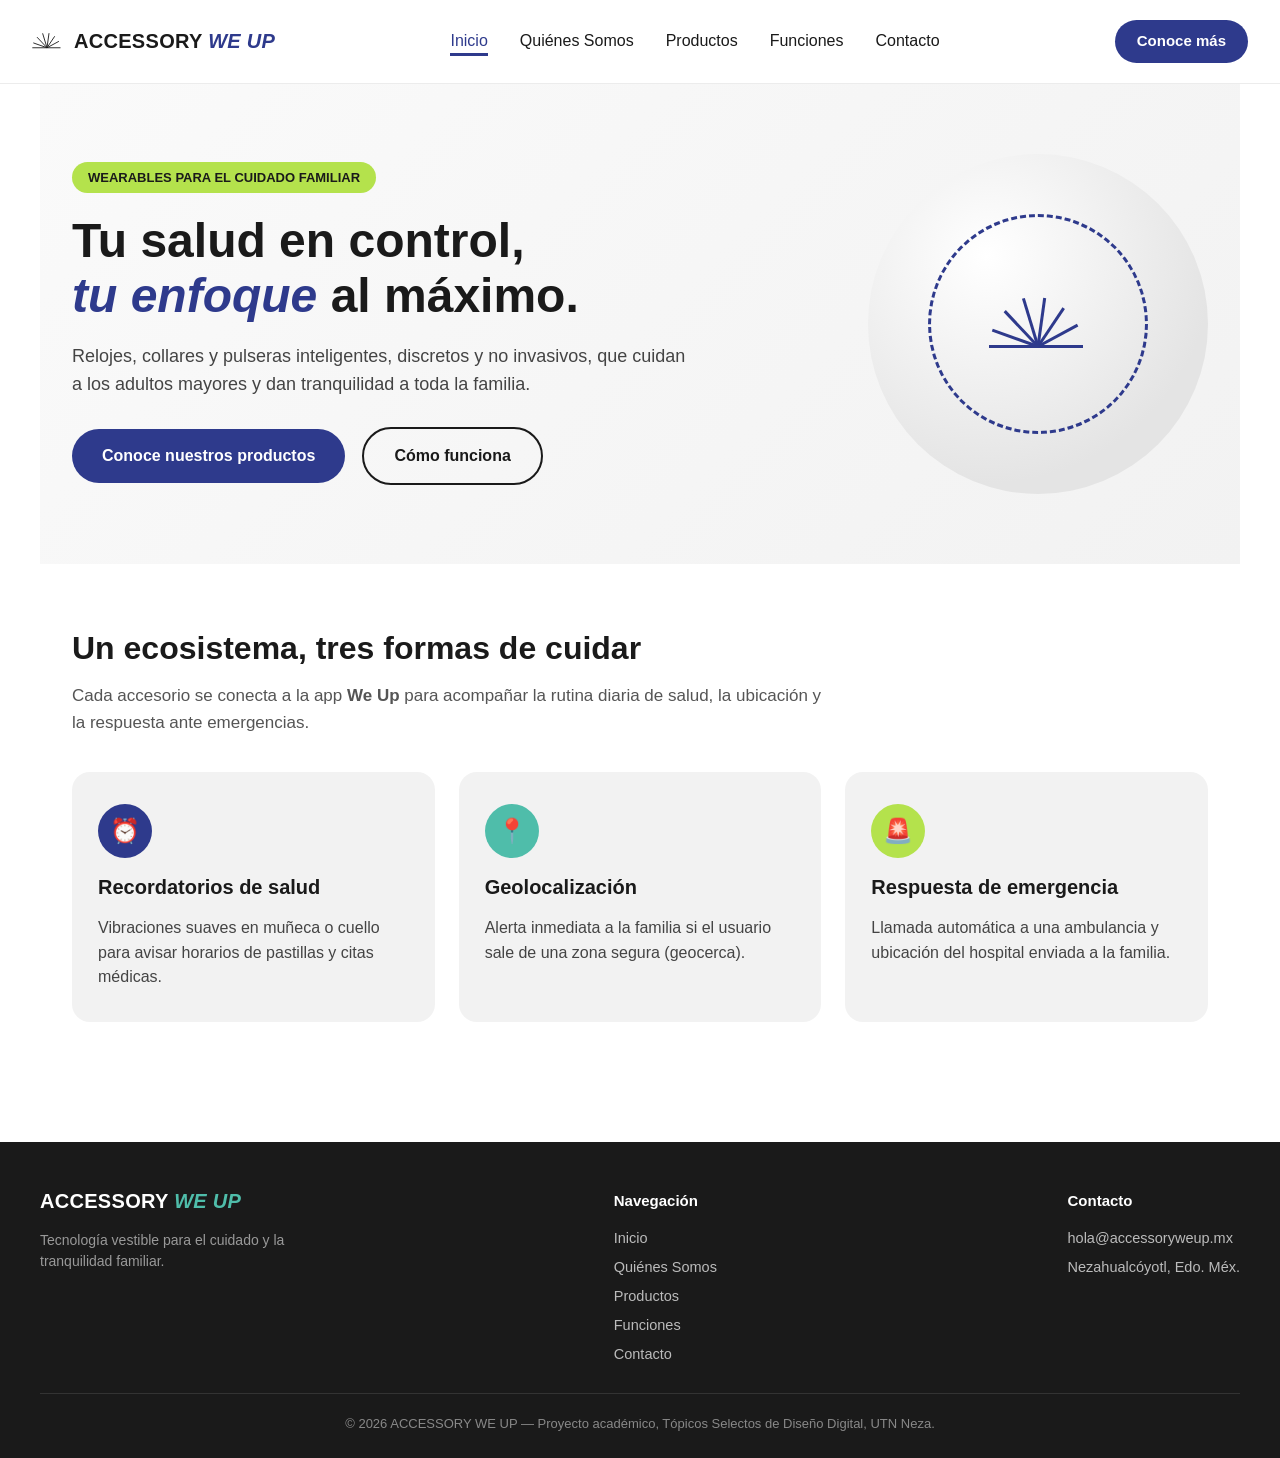
<file: index.html>
<!DOCTYPE html>
<html lang="es">
<head>
<meta charset="UTF-8">
<meta name="viewport" content="width=device-width, initial-scale=1.0">
<title>ACCESSORY WE UP — Tu salud en control</title>
<meta name="description" content="Wearables inteligentes no invasivos para el cuidado y la tranquilidad de adultos mayores y sus familias.">
<link rel="stylesheet" href="assets/style.css">
</head>
<body>
<a class="skip-link" href="#main">Saltar al contenido</a>

<nav class="navbar">
  <a class="brand" href="index.html">
    <svg class="sunburst" style="color:#1A1A1A" viewBox="0 0 100 55">
      <line x1="50" y1="50" x2="95.0" y2="50.0" stroke="currentColor" stroke-width="3"/>
      <line x1="50" y1="50" x2="89.6" y2="28.6" stroke="currentColor" stroke-width="3"/>
      <line x1="50" y1="50" x2="75.7" y2="11.7" stroke="currentColor" stroke-width="3"/>
      <line x1="50" y1="50" x2="56.7" y2="1.5" stroke="currentColor" stroke-width="3"/>
      <line x1="50" y1="50" x2="35.4" y2="1.9" stroke="currentColor" stroke-width="3"/>
      <line x1="50" y1="50" x2="16.7" y2="14.6" stroke="currentColor" stroke-width="3"/>
      <line x1="50" y1="50" x2="4.3" y2="33.7" stroke="currentColor" stroke-width="3"/>
      <line x1="50" y1="50" x2="1.0" y2="50.0" stroke="currentColor" stroke-width="3"/>
    </svg>
    <span class="brand-text">ACCESSORY <span>WE UP</span></span>
  </a>
  <ul class="nav-links">
    <li><a class="active" href="index.html">Inicio</a></li>
    <li><a href="nosotros.html">Quiénes Somos</a></li>
    <li><a href="productos.html">Productos</a></li>
    <li><a href="funciones.html">Funciones</a></li>
    <li><a href="contacto.html">Contacto</a></li>
  </ul>
  <a class="nav-cta" href="contacto.html">Conoce más</a>
  <button class="nav-toggle" aria-label="Abrir menú" aria-expanded="false">
    <span></span><span></span><span></span>
  </button>
</nav>

<main id="main">
  <div class="hero">
    <div class="hero-left">
      <span class="eyebrow">WEARABLES PARA EL CUIDADO FAMILIAR</span>
      <h1>Tu salud en control,<br><em>tu enfoque</em> al máximo.</h1>
      <p>Relojes, collares y pulseras inteligentes, discretos y no invasivos, que cuidan a los adultos mayores y dan tranquilidad a toda la familia.</p>
      <a class="btn-primary" href="productos.html">Conoce nuestros productos</a>
      <a class="btn-secondary" href="funciones.html">Cómo funciona</a>
    </div>
    <div class="hero-right">
      <div class="hero-icon-ring">
        <svg class="sunburst" style="color:#2E3A8C" viewBox="0 0 100 55">
          <line x1="50" y1="50" x2="95.0" y2="50.0" stroke="currentColor" stroke-width="3"/>
          <line x1="50" y1="50" x2="89.6" y2="28.6" stroke="currentColor" stroke-width="3"/>
          <line x1="50" y1="50" x2="75.7" y2="11.7" stroke="currentColor" stroke-width="3"/>
          <line x1="50" y1="50" x2="56.7" y2="1.5" stroke="currentColor" stroke-width="3"/>
          <line x1="50" y1="50" x2="35.4" y2="1.9" stroke="currentColor" stroke-width="3"/>
          <line x1="50" y1="50" x2="16.7" y2="14.6" stroke="currentColor" stroke-width="3"/>
          <line x1="50" y1="50" x2="4.3" y2="33.7" stroke="currentColor" stroke-width="3"/>
          <line x1="50" y1="50" x2="1.0" y2="50.0" stroke="currentColor" stroke-width="3"/>
        </svg>
      </div>
    </div>
  </div>

  <section class="block">
    <div class="section-title">Un ecosistema, tres formas de cuidar</div>
    <div class="section-sub">Cada accesorio se conecta a la app <strong>We Up</strong> para acompañar la rutina diaria de salud, la ubicación y la respuesta ante emergencias.</div>
    <div class="cards-row">
      <div class="card">
        <div class="card-icon" style="background:#2E3A8C;">⏰</div>
        <h3>Recordatorios de salud</h3>
        <p>Vibraciones suaves en muñeca o cuello para avisar horarios de pastillas y citas médicas.</p>
      </div>
      <div class="card">
        <div class="card-icon" style="background:#4FBDAA;">📍</div>
        <h3>Geolocalización</h3>
        <p>Alerta inmediata a la familia si el usuario sale de una zona segura (geocerca).</p>
      </div>
      <div class="card">
        <div class="card-icon" style="background:#B4E24C; color:#1A1A1A;">🚨</div>
        <h3>Respuesta de emergencia</h3>
        <p>Llamada automática a una ambulancia y ubicación del hospital enviada a la familia.</p>
      </div>
    </div>
  </section>
</main>

<footer>
  <div class="footer-inner">
    <div>
      <span class="brand-text">ACCESSORY <span style="color:#4FBDAA;">WE UP</span></span>
      <p style="max-width:280px; color:#999; font-size:14px; margin-top:14px;">Tecnología vestible para el cuidado y la tranquilidad familiar.</p>
    </div>
    <div class="col"><strong>Navegación</strong>
      <a href="index.html" style="color:#bbb; text-decoration:none;">Inicio</a><br>
      <a href="nosotros.html" style="color:#bbb; text-decoration:none;">Quiénes Somos</a><br>
      <a href="productos.html" style="color:#bbb; text-decoration:none;">Productos</a><br>
      <a href="funciones.html" style="color:#bbb; text-decoration:none;">Funciones</a><br>
      <a href="contacto.html" style="color:#bbb; text-decoration:none;">Contacto</a>
    </div>
    <div class="col"><strong>Contacto</strong>hola@accessoryweup.mx<br>Nezahualcóyotl, Edo. Méx.</div>
  </div>
  <div class="footer-bottom">© 2026 ACCESSORY WE UP — Proyecto académico, Tópicos Selectos de Diseño Digital, UTN Neza.</div>
</footer>

<script src="assets/main.js"></script>
</body>
</html>
</file>
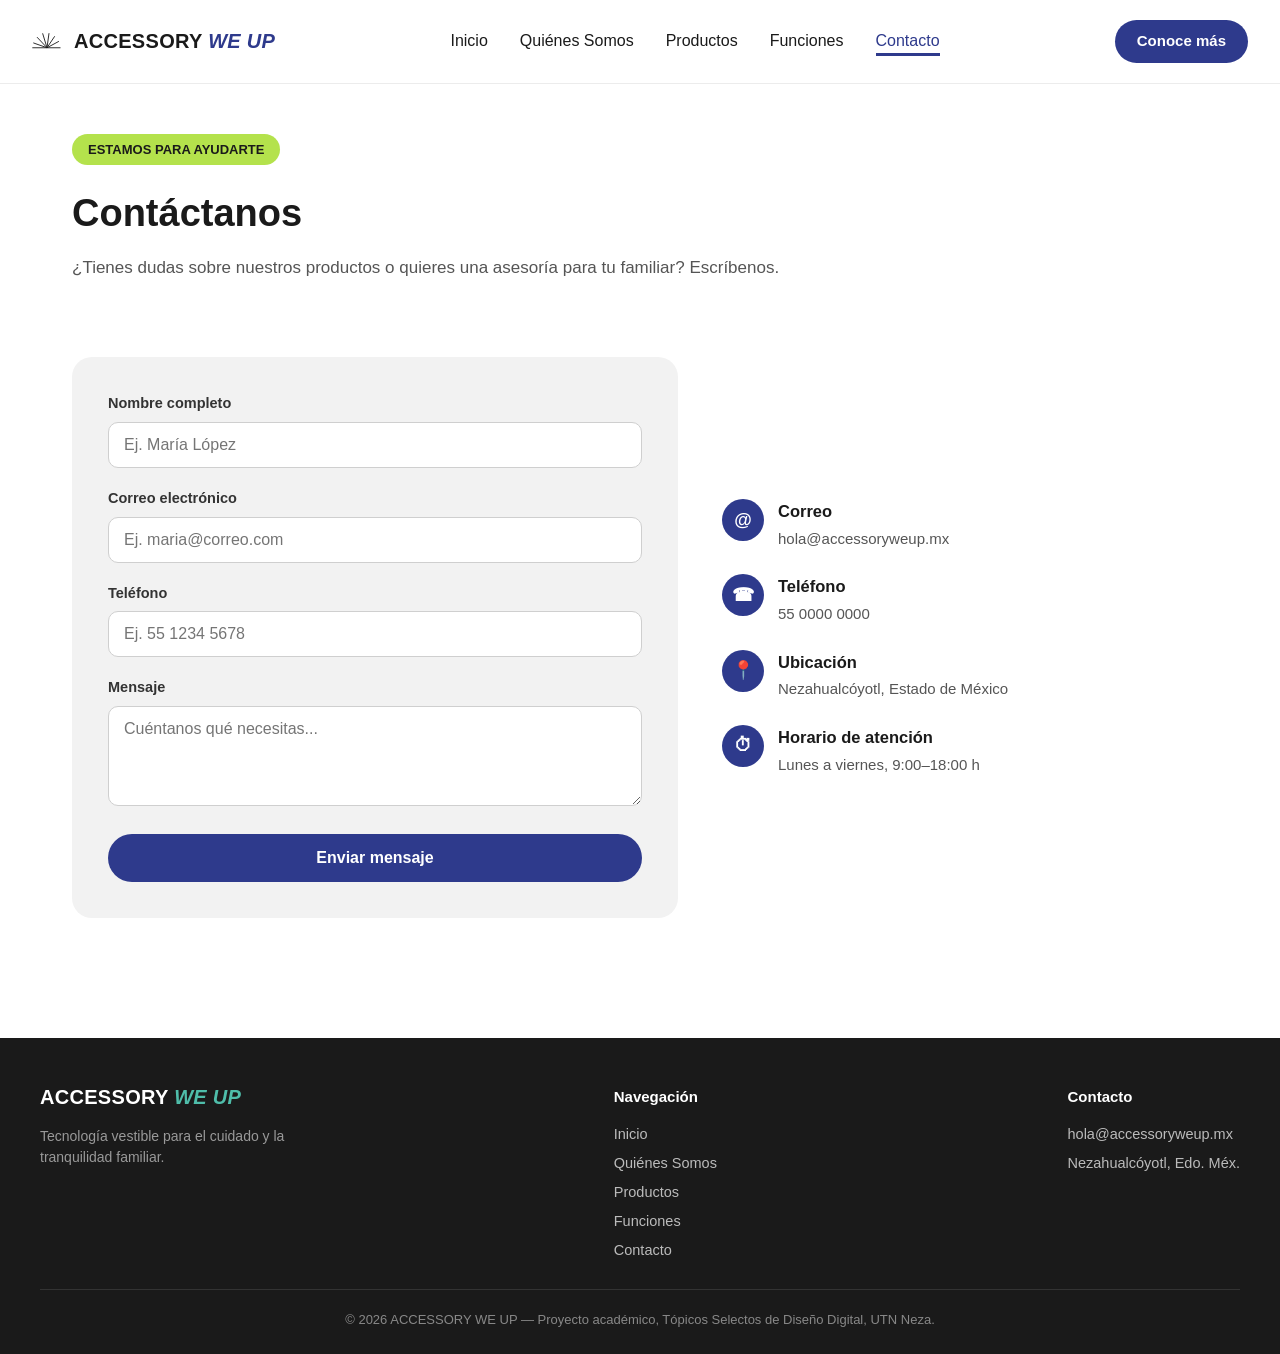
<file: contacto.html>
<!DOCTYPE html>
<html lang="es">
<head>
<meta charset="UTF-8">
<meta name="viewport" content="width=device-width, initial-scale=1.0">
<title>ACCESSORY WE UP — Contacto</title>
<meta name="description" content="Contáctanos para conocer más sobre nuestros accesorios inteligentes.">
<link rel="stylesheet" href="assets/style.css">
</head>
<body>
<a class="skip-link" href="#main">Saltar al contenido</a>

<nav class="navbar">
  <a class="brand" href="index.html">
    <svg class="sunburst" style="color:#1A1A1A" viewBox="0 0 100 55">
      <line x1="50" y1="50" x2="95.0" y2="50.0" stroke="currentColor" stroke-width="3"/>
      <line x1="50" y1="50" x2="89.6" y2="28.6" stroke="currentColor" stroke-width="3"/>
      <line x1="50" y1="50" x2="75.7" y2="11.7" stroke="currentColor" stroke-width="3"/>
      <line x1="50" y1="50" x2="56.7" y2="1.5" stroke="currentColor" stroke-width="3"/>
      <line x1="50" y1="50" x2="35.4" y2="1.9" stroke="currentColor" stroke-width="3"/>
      <line x1="50" y1="50" x2="16.7" y2="14.6" stroke="currentColor" stroke-width="3"/>
      <line x1="50" y1="50" x2="4.3" y2="33.7" stroke="currentColor" stroke-width="3"/>
      <line x1="50" y1="50" x2="1.0" y2="50.0" stroke="currentColor" stroke-width="3"/>
    </svg>
    <span class="brand-text">ACCESSORY <span>WE UP</span></span>
  </a>
  <ul class="nav-links">
    <li><a href="index.html">Inicio</a></li>
    <li><a href="nosotros.html">Quiénes Somos</a></li>
    <li><a href="productos.html">Productos</a></li>
    <li><a href="funciones.html">Funciones</a></li>
    <li><a class="active" href="contacto.html">Contacto</a></li>
  </ul>
  <a class="nav-cta" href="contacto.html">Conoce más</a>
  <button class="nav-toggle" aria-label="Abrir menú" aria-expanded="false">
    <span></span><span></span><span></span>
  </button>
</nav>

<main id="main">
  <div class="page-header">
    <span class="eyebrow">ESTAMOS PARA AYUDARTE</span>
    <h1>Contáctanos</h1>
    <p>¿Tienes dudas sobre nuestros productos o quieres una asesoría para tu familiar? Escríbenos.</p>
  </div>

  <div class="form-wrap">
    <div class="form-card">
      <form id="contact-form" novalidate>
        <div class="field">
          <label for="name">Nombre completo</label>
          <input type="text" id="name" name="name" placeholder="Ej. María López">
        </div>
        <div class="field">
          <label for="email">Correo electrónico</label>
          <input type="email" id="email" name="email" placeholder="Ej. maria@correo.com">
        </div>
        <div class="field">
          <label for="phone">Teléfono</label>
          <input type="tel" id="phone" name="phone" placeholder="Ej. 55 1234 5678">
        </div>
        <div class="field">
          <label for="message">Mensaje</label>
          <textarea id="message" name="message" rows="4" placeholder="Cuéntanos qué necesitas..."></textarea>
        </div>
        <button type="submit" class="btn-primary" style="width:100%;">Enviar mensaje</button>
        <p id="form-msg" class="form-msg" role="status"></p>
      </form>
    </div>
    <div class="info-card">
      <div class="info-item">
        <div class="info-dot">@</div>
        <div><h4>Correo</h4><p>hola@accessoryweup.mx</p></div>
      </div>
      <div class="info-item">
        <div class="info-dot">☎</div>
        <div><h4>Teléfono</h4><p>55 0000 0000</p></div>
      </div>
      <div class="info-item">
        <div class="info-dot">📍</div>
        <div><h4>Ubicación</h4><p>Nezahualcóyotl, Estado de México</p></div>
      </div>
      <div class="info-item">
        <div class="info-dot">⏱</div>
        <div><h4>Horario de atención</h4><p>Lunes a viernes, 9:00–18:00 h</p></div>
      </div>
    </div>
  </div>
</main>

<footer>
  <div class="footer-inner">
    <div>
      <span class="brand-text">ACCESSORY <span style="color:#4FBDAA;">WE UP</span></span>
      <p style="max-width:280px; color:#999; font-size:14px; margin-top:14px;">Tecnología vestible para el cuidado y la tranquilidad familiar.</p>
    </div>
    <div class="col"><strong>Navegación</strong>
      <a href="index.html" style="color:#bbb; text-decoration:none;">Inicio</a><br>
      <a href="nosotros.html" style="color:#bbb; text-decoration:none;">Quiénes Somos</a><br>
      <a href="productos.html" style="color:#bbb; text-decoration:none;">Productos</a><br>
      <a href="funciones.html" style="color:#bbb; text-decoration:none;">Funciones</a><br>
      <a href="contacto.html" style="color:#bbb; text-decoration:none;">Contacto</a>
    </div>
    <div class="col"><strong>Contacto</strong>hola@accessoryweup.mx<br>Nezahualcóyotl, Edo. Méx.</div>
  </div>
  <div class="footer-bottom">© 2026 ACCESSORY WE UP — Proyecto académico, Tópicos Selectos de Diseño Digital, UTN Neza.</div>
</footer>

<script src="assets/main.js"></script>
</body>
</html>
</file>
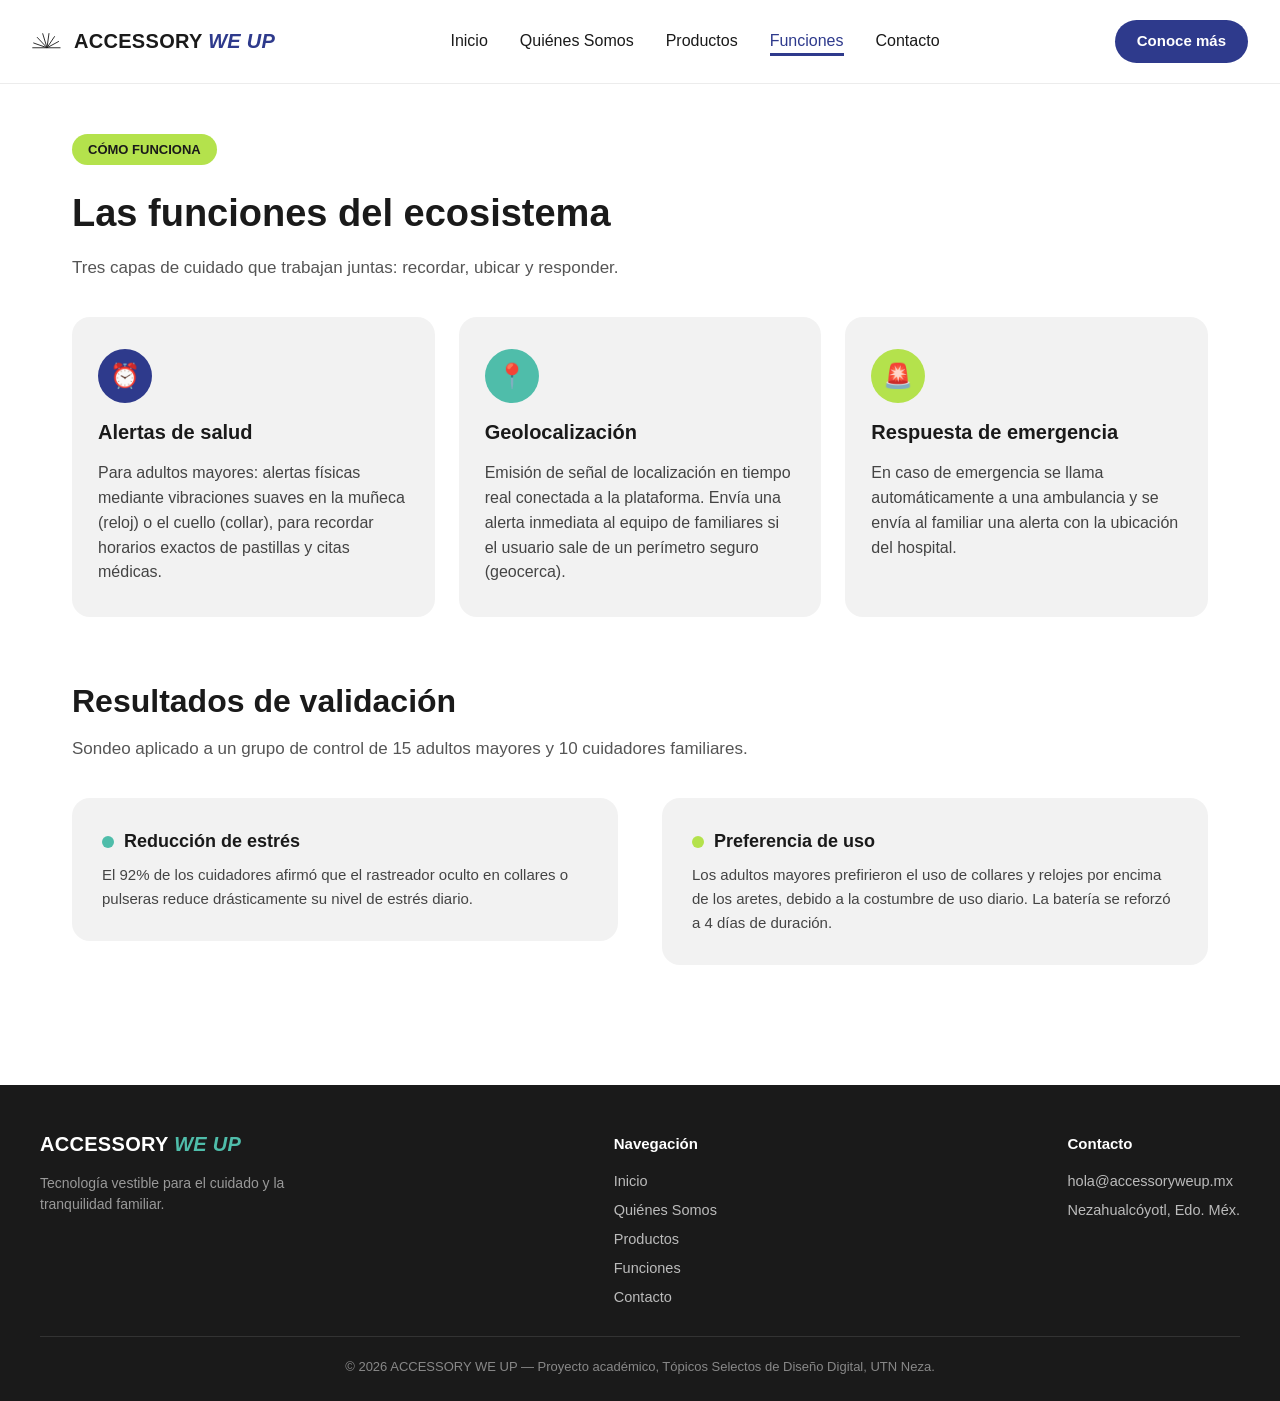
<file: funciones.html>
<!DOCTYPE html>
<html lang="es">
<head>
<meta charset="UTF-8">
<meta name="viewport" content="width=device-width, initial-scale=1.0">
<title>ACCESSORY WE UP — Funciones del Ecosistema</title>
<meta name="description" content="Descubre cómo funcionan las alertas de salud, geolocalización y respuesta de emergencia de ACCESSORY WE UP.">
<link rel="stylesheet" href="assets/style.css">
</head>
<body>
<a class="skip-link" href="#main">Saltar al contenido</a>

<nav class="navbar">
  <a class="brand" href="index.html">
    <svg class="sunburst" style="color:#1A1A1A" viewBox="0 0 100 55">
      <line x1="50" y1="50" x2="95.0" y2="50.0" stroke="currentColor" stroke-width="3"/>
      <line x1="50" y1="50" x2="89.6" y2="28.6" stroke="currentColor" stroke-width="3"/>
      <line x1="50" y1="50" x2="75.7" y2="11.7" stroke="currentColor" stroke-width="3"/>
      <line x1="50" y1="50" x2="56.7" y2="1.5" stroke="currentColor" stroke-width="3"/>
      <line x1="50" y1="50" x2="35.4" y2="1.9" stroke="currentColor" stroke-width="3"/>
      <line x1="50" y1="50" x2="16.7" y2="14.6" stroke="currentColor" stroke-width="3"/>
      <line x1="50" y1="50" x2="4.3" y2="33.7" stroke="currentColor" stroke-width="3"/>
      <line x1="50" y1="50" x2="1.0" y2="50.0" stroke="currentColor" stroke-width="3"/>
    </svg>
    <span class="brand-text">ACCESSORY <span>WE UP</span></span>
  </a>
  <ul class="nav-links">
    <li><a href="index.html">Inicio</a></li>
    <li><a href="nosotros.html">Quiénes Somos</a></li>
    <li><a href="productos.html">Productos</a></li>
    <li><a class="active" href="funciones.html">Funciones</a></li>
    <li><a href="contacto.html">Contacto</a></li>
  </ul>
  <a class="nav-cta" href="contacto.html">Conoce más</a>
  <button class="nav-toggle" aria-label="Abrir menú" aria-expanded="false">
    <span></span><span></span><span></span>
  </button>
</nav>

<main id="main">
  <div class="page-header">
    <span class="eyebrow">CÓMO FUNCIONA</span>
    <h1>Las funciones del ecosistema</h1>
    <p>Tres capas de cuidado que trabajan juntas: recordar, ubicar y responder.</p>
  </div>

  <section class="block" style="padding-top:20px;">
    <div class="cards-row">
      <div class="card" style="background:#F2F2F2;">
        <div class="card-icon" style="background:#2E3A8C;">⏰</div>
        <h3>Alertas de salud</h3>
        <p>Para adultos mayores: alertas físicas mediante vibraciones suaves en la muñeca (reloj) o el cuello (collar), para recordar horarios exactos de pastillas y citas médicas.</p>
      </div>
      <div class="card" style="background:#F2F2F2;">
        <div class="card-icon" style="background:#4FBDAA;">📍</div>
        <h3>Geolocalización</h3>
        <p>Emisión de señal de localización en tiempo real conectada a la plataforma. Envía una alerta inmediata al equipo de familiares si el usuario sale de un perímetro seguro (geocerca).</p>
      </div>
      <div class="card" style="background:#F2F2F2;">
        <div class="card-icon" style="background:#B4E24C; color:#1A1A1A;">🚨</div>
        <h3>Respuesta de emergencia</h3>
        <p>En caso de emergencia se llama automáticamente a una ambulancia y se envía al familiar una alerta con la ubicación del hospital.</p>
      </div>
    </div>
  </section>

  <section class="block" style="padding-top:0;">
    <div class="section-title">Resultados de validación</div>
    <div class="section-sub">Sondeo aplicado a un grupo de control de 15 adultos mayores y 10 cuidadores familiares.</div>
    <div class="two-col" style="padding:0;">
      <div class="info-box" style="flex:1;">
        <h3><span class="dot-mint"></span> Reducción de estrés</h3>
        <p>El 92% de los cuidadores afirmó que el rastreador oculto en collares o pulseras reduce drásticamente su nivel de estrés diario.</p>
      </div>
      <div class="info-box" style="flex:1;">
        <h3><span class="dot-lime"></span> Preferencia de uso</h3>
        <p>Los adultos mayores prefirieron el uso de collares y relojes por encima de los aretes, debido a la costumbre de uso diario. La batería se reforzó a 4 días de duración.</p>
      </div>
    </div>
  </section>
</main>

<footer>
  <div class="footer-inner">
    <div>
      <span class="brand-text">ACCESSORY <span style="color:#4FBDAA;">WE UP</span></span>
      <p style="max-width:280px; color:#999; font-size:14px; margin-top:14px;">Tecnología vestible para el cuidado y la tranquilidad familiar.</p>
    </div>
    <div class="col"><strong>Navegación</strong>
      <a href="index.html" style="color:#bbb; text-decoration:none;">Inicio</a><br>
      <a href="nosotros.html" style="color:#bbb; text-decoration:none;">Quiénes Somos</a><br>
      <a href="productos.html" style="color:#bbb; text-decoration:none;">Productos</a><br>
      <a href="funciones.html" style="color:#bbb; text-decoration:none;">Funciones</a><br>
      <a href="contacto.html" style="color:#bbb; text-decoration:none;">Contacto</a>
    </div>
    <div class="col"><strong>Contacto</strong>hola@accessoryweup.mx<br>Nezahualcóyotl, Edo. Méx.</div>
  </div>
  <div class="footer-bottom">© 2026 ACCESSORY WE UP — Proyecto académico, Tópicos Selectos de Diseño Digital, UTN Neza.</div>
</footer>

<script src="assets/main.js"></script>
</body>
</html>
</file>
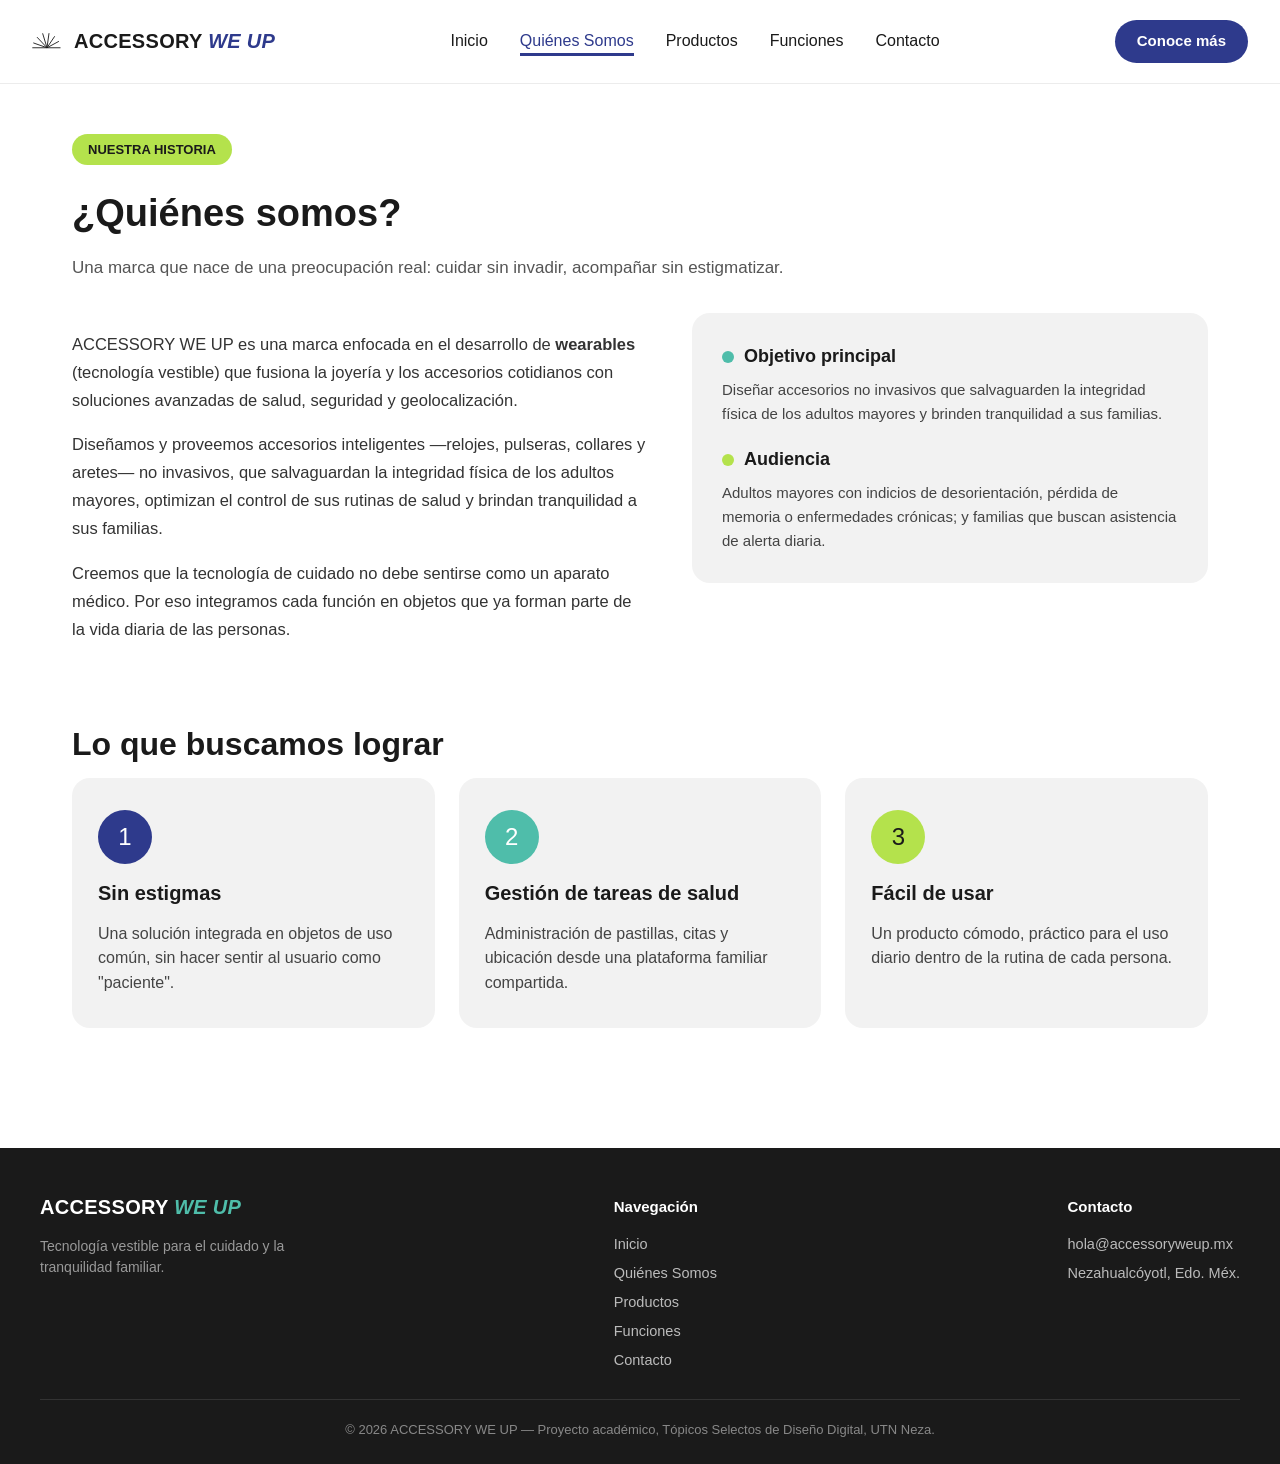
<file: nosotros.html>
<!DOCTYPE html>
<html lang="es">
<head>
<meta charset="UTF-8">
<meta name="viewport" content="width=device-width, initial-scale=1.0">
<title>ACCESSORY WE UP — Quiénes Somos</title>
<meta name="description" content="Conoce la marca ACCESSORY WE UP: nuestro objetivo, nuestro público objetivo y lo que buscamos lograr.">
<link rel="stylesheet" href="assets/style.css">
</head>
<body>
<a class="skip-link" href="#main">Saltar al contenido</a>

<nav class="navbar">
  <a class="brand" href="index.html">
    <svg class="sunburst" style="color:#1A1A1A" viewBox="0 0 100 55">
      <line x1="50" y1="50" x2="95.0" y2="50.0" stroke="currentColor" stroke-width="3"/>
      <line x1="50" y1="50" x2="89.6" y2="28.6" stroke="currentColor" stroke-width="3"/>
      <line x1="50" y1="50" x2="75.7" y2="11.7" stroke="currentColor" stroke-width="3"/>
      <line x1="50" y1="50" x2="56.7" y2="1.5" stroke="currentColor" stroke-width="3"/>
      <line x1="50" y1="50" x2="35.4" y2="1.9" stroke="currentColor" stroke-width="3"/>
      <line x1="50" y1="50" x2="16.7" y2="14.6" stroke="currentColor" stroke-width="3"/>
      <line x1="50" y1="50" x2="4.3" y2="33.7" stroke="currentColor" stroke-width="3"/>
      <line x1="50" y1="50" x2="1.0" y2="50.0" stroke="currentColor" stroke-width="3"/>
    </svg>
    <span class="brand-text">ACCESSORY <span>WE UP</span></span>
  </a>
  <ul class="nav-links">
    <li><a href="index.html">Inicio</a></li>
    <li><a class="active" href="nosotros.html">Quiénes Somos</a></li>
    <li><a href="productos.html">Productos</a></li>
    <li><a href="funciones.html">Funciones</a></li>
    <li><a href="contacto.html">Contacto</a></li>
  </ul>
  <a class="nav-cta" href="contacto.html">Conoce más</a>
  <button class="nav-toggle" aria-label="Abrir menú" aria-expanded="false">
    <span></span><span></span><span></span>
  </button>
</nav>

<main id="main">
  <div class="page-header">
    <span class="eyebrow">NUESTRA HISTORIA</span>
    <h1>¿Quiénes somos?</h1>
    <p>Una marca que nace de una preocupación real: cuidar sin invadir, acompañar sin estigmatizar.</p>
  </div>

  <div class="two-col">
    <div class="text-col">
      <p>ACCESSORY WE UP es una marca enfocada en el desarrollo de <strong>wearables</strong> (tecnología vestible) que fusiona la joyería y los accesorios cotidianos con soluciones avanzadas de salud, seguridad y geolocalización.</p>
      <p>Diseñamos y proveemos accesorios inteligentes —relojes, pulseras, collares y aretes— no invasivos, que salvaguardan la integridad física de los adultos mayores, optimizan el control de sus rutinas de salud y brindan tranquilidad a sus familias.</p>
      <p>Creemos que la tecnología de cuidado no debe sentirse como un aparato médico. Por eso integramos cada función en objetos que ya forman parte de la vida diaria de las personas.</p>
    </div>
    <div class="info-box">
      <h3><span class="dot-mint"></span> Objetivo principal</h3>
      <p>Diseñar accesorios no invasivos que salvaguarden la integridad física de los adultos mayores y brinden tranquilidad a sus familias.</p>
      <h3><span class="dot-lime"></span> Audiencia</h3>
      <p>Adultos mayores con indicios de desorientación, pérdida de memoria o enfermedades crónicas; y familias que buscan asistencia de alerta diaria.</p>
    </div>
  </div>

  <section class="block" style="padding-top:0;">
    <div class="section-title">Lo que buscamos lograr</div>
    <div class="cards-row">
      <div class="card">
        <div class="card-icon" style="background:#2E3A8C;">1</div>
        <h3>Sin estigmas</h3>
        <p>Una solución integrada en objetos de uso común, sin hacer sentir al usuario como "paciente".</p>
      </div>
      <div class="card">
        <div class="card-icon" style="background:#4FBDAA;">2</div>
        <h3>Gestión de tareas de salud</h3>
        <p>Administración de pastillas, citas y ubicación desde una plataforma familiar compartida.</p>
      </div>
      <div class="card">
        <div class="card-icon" style="background:#B4E24C; color:#1A1A1A;">3</div>
        <h3>Fácil de usar</h3>
        <p>Un producto cómodo, práctico para el uso diario dentro de la rutina de cada persona.</p>
      </div>
    </div>
  </section>
</main>

<footer>
  <div class="footer-inner">
    <div>
      <span class="brand-text">ACCESSORY <span style="color:#4FBDAA;">WE UP</span></span>
      <p style="max-width:280px; color:#999; font-size:14px; margin-top:14px;">Tecnología vestible para el cuidado y la tranquilidad familiar.</p>
    </div>
    <div class="col"><strong>Navegación</strong>
      <a href="index.html" style="color:#bbb; text-decoration:none;">Inicio</a><br>
      <a href="nosotros.html" style="color:#bbb; text-decoration:none;">Quiénes Somos</a><br>
      <a href="productos.html" style="color:#bbb; text-decoration:none;">Productos</a><br>
      <a href="funciones.html" style="color:#bbb; text-decoration:none;">Funciones</a><br>
      <a href="contacto.html" style="color:#bbb; text-decoration:none;">Contacto</a>
    </div>
    <div class="col"><strong>Contacto</strong>hola@accessoryweup.mx<br>Nezahualcóyotl, Edo. Méx.</div>
  </div>
  <div class="footer-bottom">© 2026 ACCESSORY WE UP — Proyecto académico, Tópicos Selectos de Diseño Digital, UTN Neza.</div>
</footer>

<script src="assets/main.js"></script>
</body>
</html>
</file>
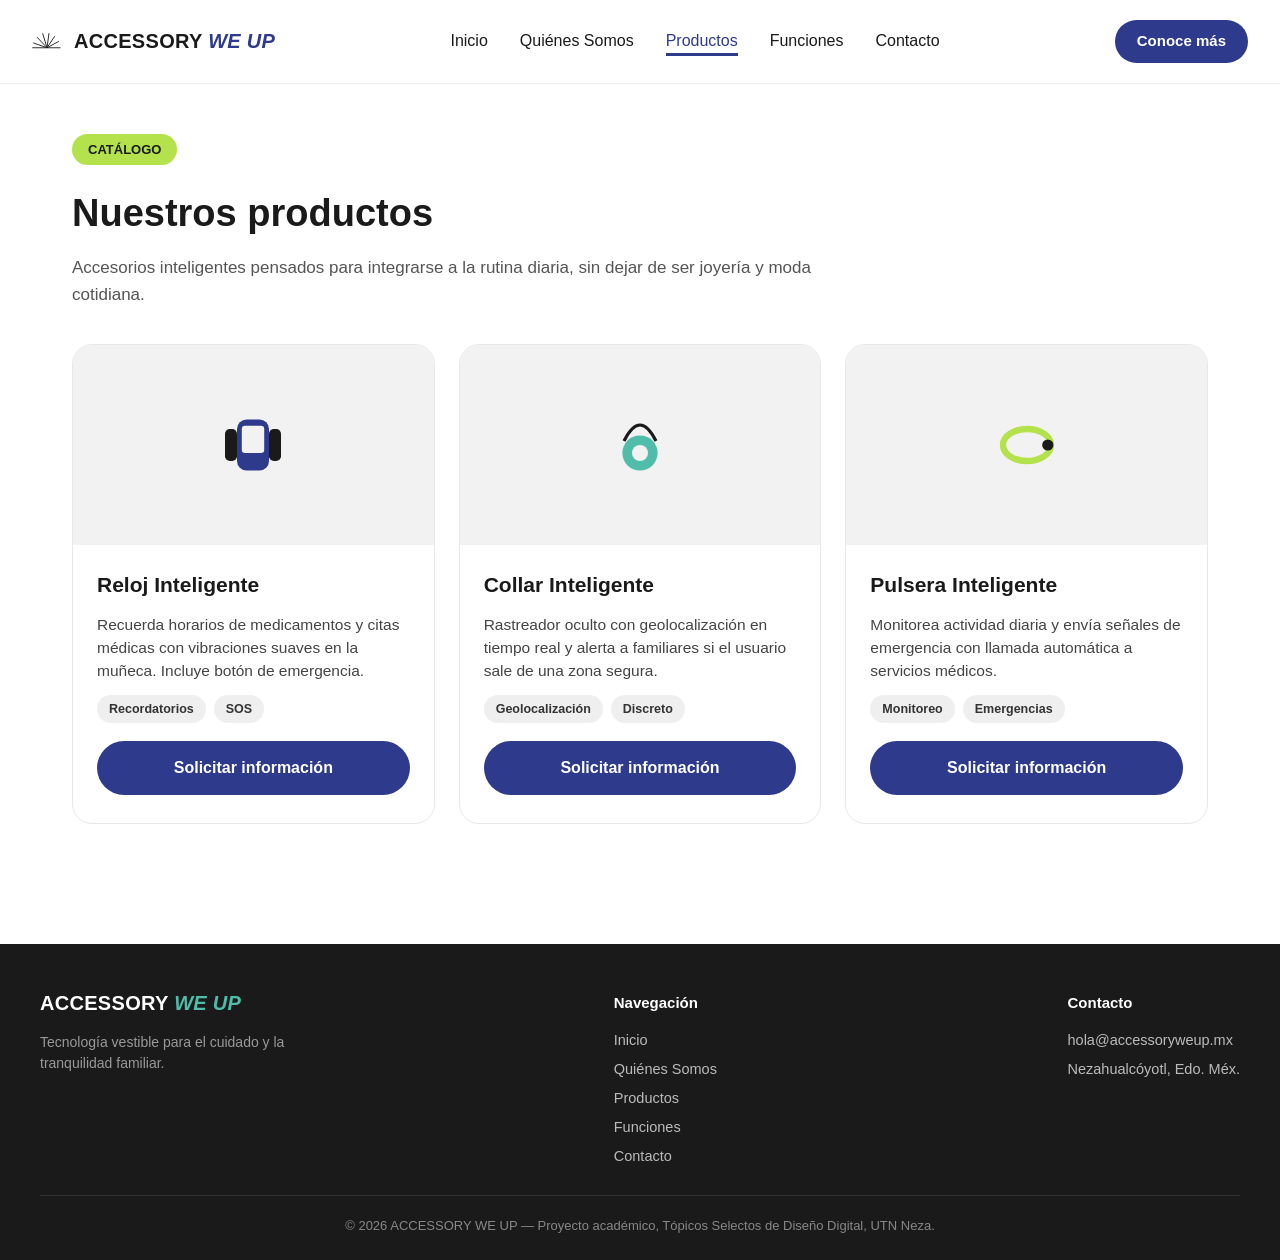
<file: productos.html>
<!DOCTYPE html>
<html lang="es">
<head>
<meta charset="UTF-8">
<meta name="viewport" content="width=device-width, initial-scale=1.0">
<title>ACCESSORY WE UP — Productos</title>
<meta name="description" content="Conoce nuestro catálogo de accesorios inteligentes: reloj, collar y pulsera.">
<link rel="stylesheet" href="assets/style.css">
</head>
<body>
<a class="skip-link" href="#main">Saltar al contenido</a>

<nav class="navbar">
  <a class="brand" href="index.html">
    <svg class="sunburst" style="color:#1A1A1A" viewBox="0 0 100 55">
      <line x1="50" y1="50" x2="95.0" y2="50.0" stroke="currentColor" stroke-width="3"/>
      <line x1="50" y1="50" x2="89.6" y2="28.6" stroke="currentColor" stroke-width="3"/>
      <line x1="50" y1="50" x2="75.7" y2="11.7" stroke="currentColor" stroke-width="3"/>
      <line x1="50" y1="50" x2="56.7" y2="1.5" stroke="currentColor" stroke-width="3"/>
      <line x1="50" y1="50" x2="35.4" y2="1.9" stroke="currentColor" stroke-width="3"/>
      <line x1="50" y1="50" x2="16.7" y2="14.6" stroke="currentColor" stroke-width="3"/>
      <line x1="50" y1="50" x2="4.3" y2="33.7" stroke="currentColor" stroke-width="3"/>
      <line x1="50" y1="50" x2="1.0" y2="50.0" stroke="currentColor" stroke-width="3"/>
    </svg>
    <span class="brand-text">ACCESSORY <span>WE UP</span></span>
  </a>
  <ul class="nav-links">
    <li><a href="index.html">Inicio</a></li>
    <li><a href="nosotros.html">Quiénes Somos</a></li>
    <li><a class="active" href="productos.html">Productos</a></li>
    <li><a href="funciones.html">Funciones</a></li>
    <li><a href="contacto.html">Contacto</a></li>
  </ul>
  <a class="nav-cta" href="contacto.html">Conoce más</a>
  <button class="nav-toggle" aria-label="Abrir menú" aria-expanded="false">
    <span></span><span></span><span></span>
  </button>
</nav>

<main id="main">
  <div class="page-header">
    <span class="eyebrow">CATÁLOGO</span>
    <h1>Nuestros productos</h1>
    <p>Accesorios inteligentes pensados para integrarse a la rutina diaria, sin dejar de ser joyería y moda cotidiana.</p>
  </div>

  <section class="block" style="padding-top:20px;">
    <div class="cards-row">
      <div class="product-card">
        <div class="product-visual">
          <svg width="80" height="80" viewBox="0 0 100 100">
            <rect x="30" y="18" width="40" height="64" rx="12" fill="#2E3A8C"/>
            <rect x="36" y="26" width="28" height="34" rx="4" fill="#F2F2F2"/>
            <rect x="15" y="30" width="15" height="40" rx="6" fill="#1A1A1A"/>
            <rect x="70" y="30" width="15" height="40" rx="6" fill="#1A1A1A"/>
          </svg>
        </div>
        <div class="product-body">
          <h3>Reloj Inteligente</h3>
          <p>Recuerda horarios de medicamentos y citas médicas con vibraciones suaves en la muñeca. Incluye botón de emergencia.</p>
          <div class="tag-row"><span class="tag">Recordatorios</span><span class="tag">SOS</span></div>
          <a class="btn-primary" style="text-align:center; margin-top:6px;" href="contacto.html">Solicitar información</a>
        </div>
      </div>

      <div class="product-card">
        <div class="product-visual">
          <svg width="80" height="80" viewBox="0 0 100 100">
            <circle cx="50" cy="60" r="22" fill="#4FBDAA"/>
            <circle cx="50" cy="60" r="10" fill="#F2F2F2"/>
            <path d="M30 45 Q50 5 70 45" stroke="#1A1A1A" stroke-width="4" fill="none"/>
          </svg>
        </div>
        <div class="product-body">
          <h3>Collar Inteligente</h3>
          <p>Rastreador oculto con geolocalización en tiempo real y alerta a familiares si el usuario sale de una zona segura.</p>
          <div class="tag-row"><span class="tag">Geolocalización</span><span class="tag">Discreto</span></div>
          <a class="btn-primary" style="text-align:center; margin-top:6px;" href="contacto.html">Solicitar información</a>
        </div>
      </div>

      <div class="product-card">
        <div class="product-visual">
          <svg width="80" height="80" viewBox="0 0 100 100">
            <ellipse cx="50" cy="50" rx="30" ry="20" fill="none" stroke="#B4E24C" stroke-width="8"/>
            <circle cx="76" cy="50" r="7" fill="#1A1A1A"/>
          </svg>
        </div>
        <div class="product-body">
          <h3>Pulsera Inteligente</h3>
          <p>Monitorea actividad diaria y envía señales de emergencia con llamada automática a servicios médicos.</p>
          <div class="tag-row"><span class="tag">Monitoreo</span><span class="tag">Emergencias</span></div>
          <a class="btn-primary" style="text-align:center; margin-top:6px;" href="contacto.html">Solicitar información</a>
        </div>
      </div>
    </div>
  </section>
</main>

<footer>
  <div class="footer-inner">
    <div>
      <span class="brand-text">ACCESSORY <span style="color:#4FBDAA;">WE UP</span></span>
      <p style="max-width:280px; color:#999; font-size:14px; margin-top:14px;">Tecnología vestible para el cuidado y la tranquilidad familiar.</p>
    </div>
    <div class="col"><strong>Navegación</strong>
      <a href="index.html" style="color:#bbb; text-decoration:none;">Inicio</a><br>
      <a href="nosotros.html" style="color:#bbb; text-decoration:none;">Quiénes Somos</a><br>
      <a href="productos.html" style="color:#bbb; text-decoration:none;">Productos</a><br>
      <a href="funciones.html" style="color:#bbb; text-decoration:none;">Funciones</a><br>
      <a href="contacto.html" style="color:#bbb; text-decoration:none;">Contacto</a>
    </div>
    <div class="col"><strong>Contacto</strong>hola@accessoryweup.mx<br>Nezahualcóyotl, Edo. Méx.</div>
  </div>
  <div class="footer-bottom">© 2026 ACCESSORY WE UP — Proyecto académico, Tópicos Selectos de Diseño Digital, UTN Neza.</div>
</footer>

<script src="assets/main.js"></script>
</body>
</html>
</file>
<file: assets/style.css>
@font-face {
  font-family: 'Poppins';
  src: local('Poppins');
}

:root {
  --indigo: #2E3A8C;
  --indigo-dark: #1F2A66;
  --mint: #4FBDAA;
  --lime: #B4E24C;
  --carbon: #1A1A1A;
  --gray-bg: #F2F2F2;
  --gray-card: #E4E4E4;
  --white: #FFFFFF;
  --max: 1200px;
}

* { box-sizing: border-box; }

html { scroll-behavior: smooth; }

html, body {
  margin: 0;
  padding: 0;
  font-family: 'Poppins', 'Segoe UI', Arial, sans-serif;
  color: var(--carbon);
  background: var(--white);
  font-size: 18px;
  line-height: 1.5;
}

img { max-width: 100%; display: block; }
a { color: inherit; }

.container { max-width: var(--max); margin: 0 auto; padding: 0 32px; }

/* Skip link for accessibility */
.skip-link {
  position: absolute;
  left: -999px;
  top: 0;
  background: var(--indigo);
  color: white;
  padding: 10px 18px;
  z-index: 1000;
}
.skip-link:focus { left: 10px; top: 10px; }

/* NAV */
.navbar {
  display: flex;
  align-items: center;
  justify-content: space-between;
  padding: 20px 32px;
  background: var(--white);
  border-bottom: 1px solid #ECECEC;
  position: sticky;
  top: 0;
  z-index: 100;
}
.brand { display: flex; align-items: center; gap: 12px; text-decoration: none; }
.sunburst { width: 30px; height: 30px; flex-shrink: 0; }
.brand-text { font-weight: 700; font-size: 20px; letter-spacing: 0.3px; color: var(--carbon); }
.brand-text span { color: var(--indigo); font-style: italic; }

.nav-links {
  display: flex;
  gap: 32px;
  font-size: 16px;
  font-weight: 500;
  list-style: none;
  margin: 0; padding: 0;
}
.nav-links a {
  color: var(--carbon);
  text-decoration: none;
  padding-bottom: 4px;
}
.nav-links a:hover, .nav-links a.active {
  color: var(--indigo);
  border-bottom: 3px solid var(--indigo);
}
.nav-cta {
  background: var(--indigo);
  color: white;
  padding: 10px 22px;
  border-radius: 30px;
  font-weight: 600;
  font-size: 15px;
  text-decoration: none;
  white-space: nowrap;
}
.nav-cta:hover { background: var(--indigo-dark); }

.nav-toggle {
  display: none;
  flex-direction: column;
  gap: 5px;
  background: none;
  border: none;
  cursor: pointer;
  padding: 6px;
}
.nav-toggle span { width: 26px; height: 3px; background: var(--carbon); border-radius: 2px; }

/* HERO */
.hero {
  display: flex;
  align-items: center;
  justify-content: space-between;
  padding: 70px 32px;
  background: linear-gradient(135deg, #FAFAFA 0%, var(--gray-bg) 100%);
  gap: 40px;
  max-width: var(--max);
  margin: 0 auto;
  flex-wrap: wrap;
}
.hero-left { max-width: 620px; flex: 1 1 420px; }
.eyebrow {
  display: inline-block;
  background: var(--lime);
  color: var(--carbon);
  font-weight: 600;
  font-size: 13px;
  padding: 6px 16px;
  border-radius: 20px;
  margin-bottom: 20px;
}
.hero h1 { font-size: clamp(30px, 4.2vw, 48px); line-height: 1.15; margin: 0 0 18px 0; font-weight: 700; }
.hero h1 em { color: var(--indigo); font-style: italic; }
.hero p { font-size: 18px; line-height: 1.6; color: #444; margin-bottom: 28px; }

.btn-primary, .btn-secondary {
  border: none;
  padding: 15px 30px;
  border-radius: 30px;
  font-size: 16px;
  font-weight: 600;
  display: inline-block;
  text-decoration: none;
  cursor: pointer;
  font-family: inherit;
}
.btn-primary { background: var(--indigo); color: white; }
.btn-primary:hover { background: var(--indigo-dark); }
.btn-secondary { background: transparent; color: var(--carbon); border: 2px solid var(--carbon); margin-left: 12px; }
.btn-secondary:hover { background: var(--carbon); color: white; }

.hero-right {
  width: 340px; height: 340px; border-radius: 50%;
  background: radial-gradient(circle at 35% 30%, #ffffff 0%, var(--gray-card) 70%);
  display: flex; align-items: center; justify-content: center;
  flex-shrink: 0;
}
.hero-icon-ring {
  width: 220px; height: 220px; border-radius: 50%;
  border: 3px dashed var(--indigo);
  display: flex; align-items: center; justify-content: center;
}
.hero-icon-ring .sunburst { width: 100px; height: 100px; }

/* SECTIONS */
section.block { padding: 60px 32px; max-width: var(--max); margin: 0 auto; }
.section-title { font-size: clamp(26px, 3vw, 32px); font-weight: 700; margin-bottom: 10px; }
.section-sub { font-size: 17px; color: #555; margin-bottom: 36px; max-width: 760px; line-height: 1.6; }

.cards-row { display: flex; gap: 24px; flex-wrap: wrap; }
.card { flex: 1 1 260px; background: var(--gray-bg); border-radius: 18px; padding: 32px 26px; display: flex; flex-direction: column; gap: 14px; }
.card-icon { width: 54px; height: 54px; border-radius: 50%; display: flex; align-items: center; justify-content: center; font-size: 24px; color: white; }
.card h3 { font-size: 20px; margin: 0; font-weight: 700; }
.card p { font-size: 16px; color: #444; line-height: 1.55; margin: 0; }

/* FOOTER */
footer { margin-top: 60px; background: var(--carbon); color: #ddd; padding: 44px 32px 24px; }
.footer-inner { max-width: var(--max); margin: 0 auto; display: flex; justify-content: space-between; gap: 30px; flex-wrap: wrap; }
footer .brand-text { color: white; }
footer .col { font-size: 14.5px; line-height: 2; color: #bbb; min-width: 160px; }
footer .col strong { color: white; display: block; margin-bottom: 8px; font-size: 15px; }
.footer-bottom { max-width: var(--max); margin: 24px auto 0; font-size: 13px; color: #888; text-align: center; padding-top: 20px; border-top: 1px solid #333; }

/* PRODUCT CARD */
.product-card { flex: 1 1 300px; background: var(--white); border: 1px solid #E7E7E7; border-radius: 20px; overflow: hidden; display: flex; flex-direction: column; }
.product-visual { height: 200px; display: flex; align-items: center; justify-content: center; background: var(--gray-bg); }
.product-body { padding: 24px 24px 28px; display: flex; flex-direction: column; gap: 12px; flex: 1; }
.product-body h3 { margin: 0; font-size: 21px; }
.product-body p { margin: 0; font-size: 15.5px; color: #444; line-height: 1.5; flex: 1; }
.tag-row { display: flex; gap: 8px; flex-wrap: wrap; }
.tag { font-size: 12.5px; font-weight: 600; padding: 5px 12px; border-radius: 14px; background: #EFEFEF; color: #333; }

/* FORM */
.form-wrap { display: flex; gap: 44px; padding: 60px 32px; max-width: var(--max); margin: 0 auto; flex-wrap: wrap; }
.form-card { flex: 1 1 400px; background: var(--gray-bg); border-radius: 20px; padding: 36px; }
.field { margin-bottom: 20px; }
.field label { display: block; font-weight: 600; font-size: 14.5px; margin-bottom: 7px; color: #333; }
.field input, .field textarea {
  width: 100%; border: 1px solid #CFCFCF; border-radius: 10px; padding: 13px 15px;
  font-size: 16px; font-family: inherit; background: white;
}
.field input:focus, .field textarea:focus { outline: 3px solid var(--mint); border-color: var(--indigo); }
.info-card { flex: 1 1 280px; display: flex; flex-direction: column; gap: 24px; justify-content: center; }
.info-item { display: flex; gap: 14px; align-items: flex-start; }
.info-dot { width: 42px; height: 42px; border-radius: 50%; background: var(--indigo); color: white; display: flex; align-items: center; justify-content: center; font-weight: 700; flex-shrink: 0; }
.info-item h4 { margin: 0 0 4px 0; font-size: 16.5px; }
.info-item p { margin: 0; font-size: 15px; color: #555; }
.form-msg { margin-top: 14px; font-size: 15px; font-weight: 600; display:none; }
.form-msg.show { display: block; }
.form-msg.ok { color: #2f8a5a; }
.form-msg.error { color: #c0392b; }

/* PAGE HEADER */
.page-header { padding: 50px 32px 16px; max-width: var(--max); margin: 0 auto; }
.page-header h1 { font-size: clamp(28px, 3.6vw, 38px); margin: 0 0 12px 0; font-weight: 700; }
.page-header p { font-size: 17px; color: #555; max-width: 760px; line-height: 1.6; margin: 0; }

.two-col { display: flex; gap: 44px; padding: 16px 32px 60px; max-width: var(--max); margin: 0 auto; align-items: flex-start; flex-wrap: wrap; }
.two-col .text-col { flex: 1 1 380px; }
.two-col .text-col p { font-size: 16.5px; line-height: 1.7; color: #333; }
.info-box { flex: 1 1 320px; background: var(--gray-bg); border-radius: 18px; padding: 30px; }
.info-box h3 { font-size: 18px; margin: 0 0 8px 0; display: flex; align-items: center; gap: 10px; }
.info-box p { font-size: 15px; color: #444; line-height: 1.6; margin: 0 0 20px 0; }
.info-box p:last-child { margin-bottom: 0; }
.dot-mint { width: 12px; height: 12px; border-radius: 50%; background: var(--mint); display: inline-block; }
.dot-lime { width: 12px; height: 12px; border-radius: 50%; background: var(--lime); display: inline-block; }

/* Responsive */
@media (max-width: 900px) {
  .nav-links { display: none; }
  .nav-cta { display: none; }
  .nav-toggle { display: flex; }
  .navbar.open .nav-links {
    display: flex; flex-direction: column; position: absolute; top: 68px; left: 0; right: 0;
    background: white; padding: 20px 32px; border-bottom: 1px solid #ECECEC; gap: 18px;
  }
  .navbar.open .nav-cta { display: inline-block; margin-top: 6px; }
  .hero { padding: 44px 24px; }
  .hero-right { width: 220px; height: 220px; }
  .hero-icon-ring { width: 140px; height: 140px; }
  .hero-icon-ring .sunburst { width: 60px; height: 60px; }
  section.block { padding: 44px 24px; }
  .form-wrap, .two-col, .page-header { padding-left: 24px; padding-right: 24px; }
}
@media (max-width: 480px) {
  html, body { font-size: 16px; }
  .btn-secondary { margin-left: 0; margin-top: 12px; }
}
</file>
